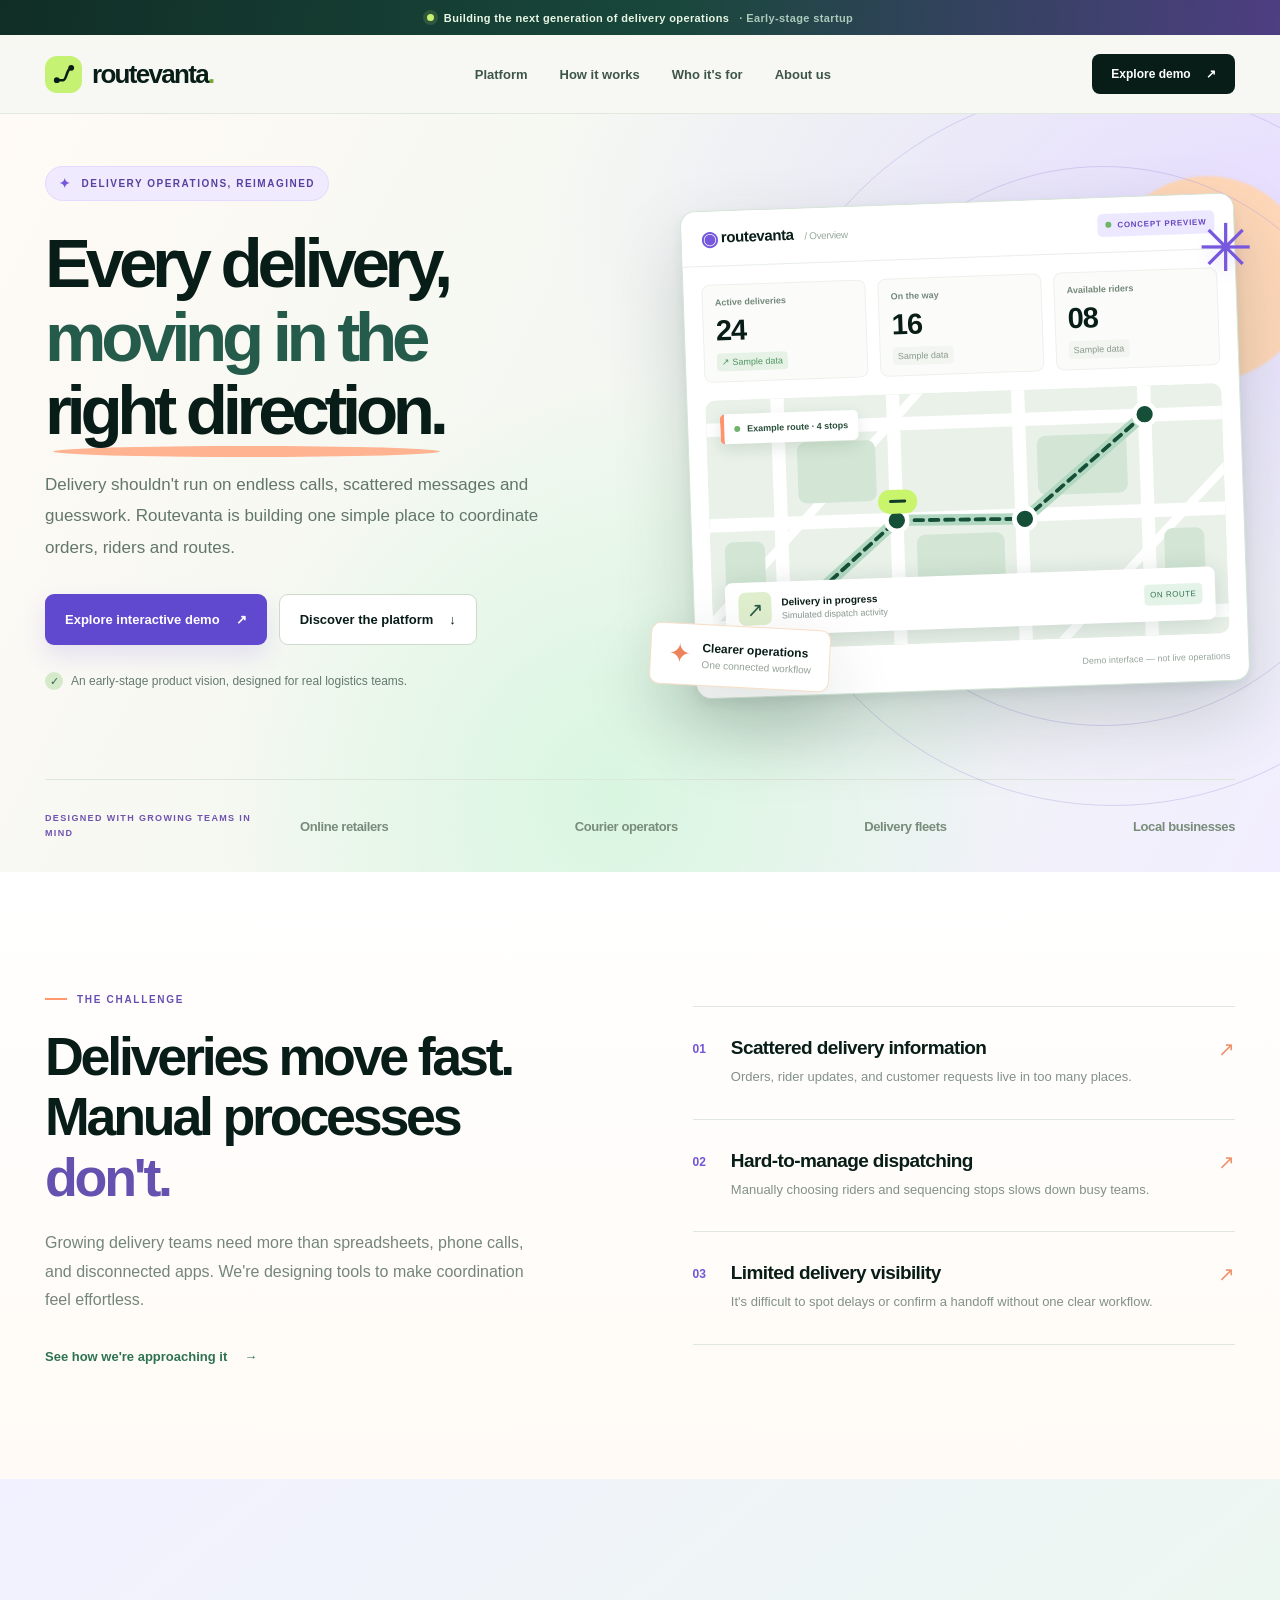
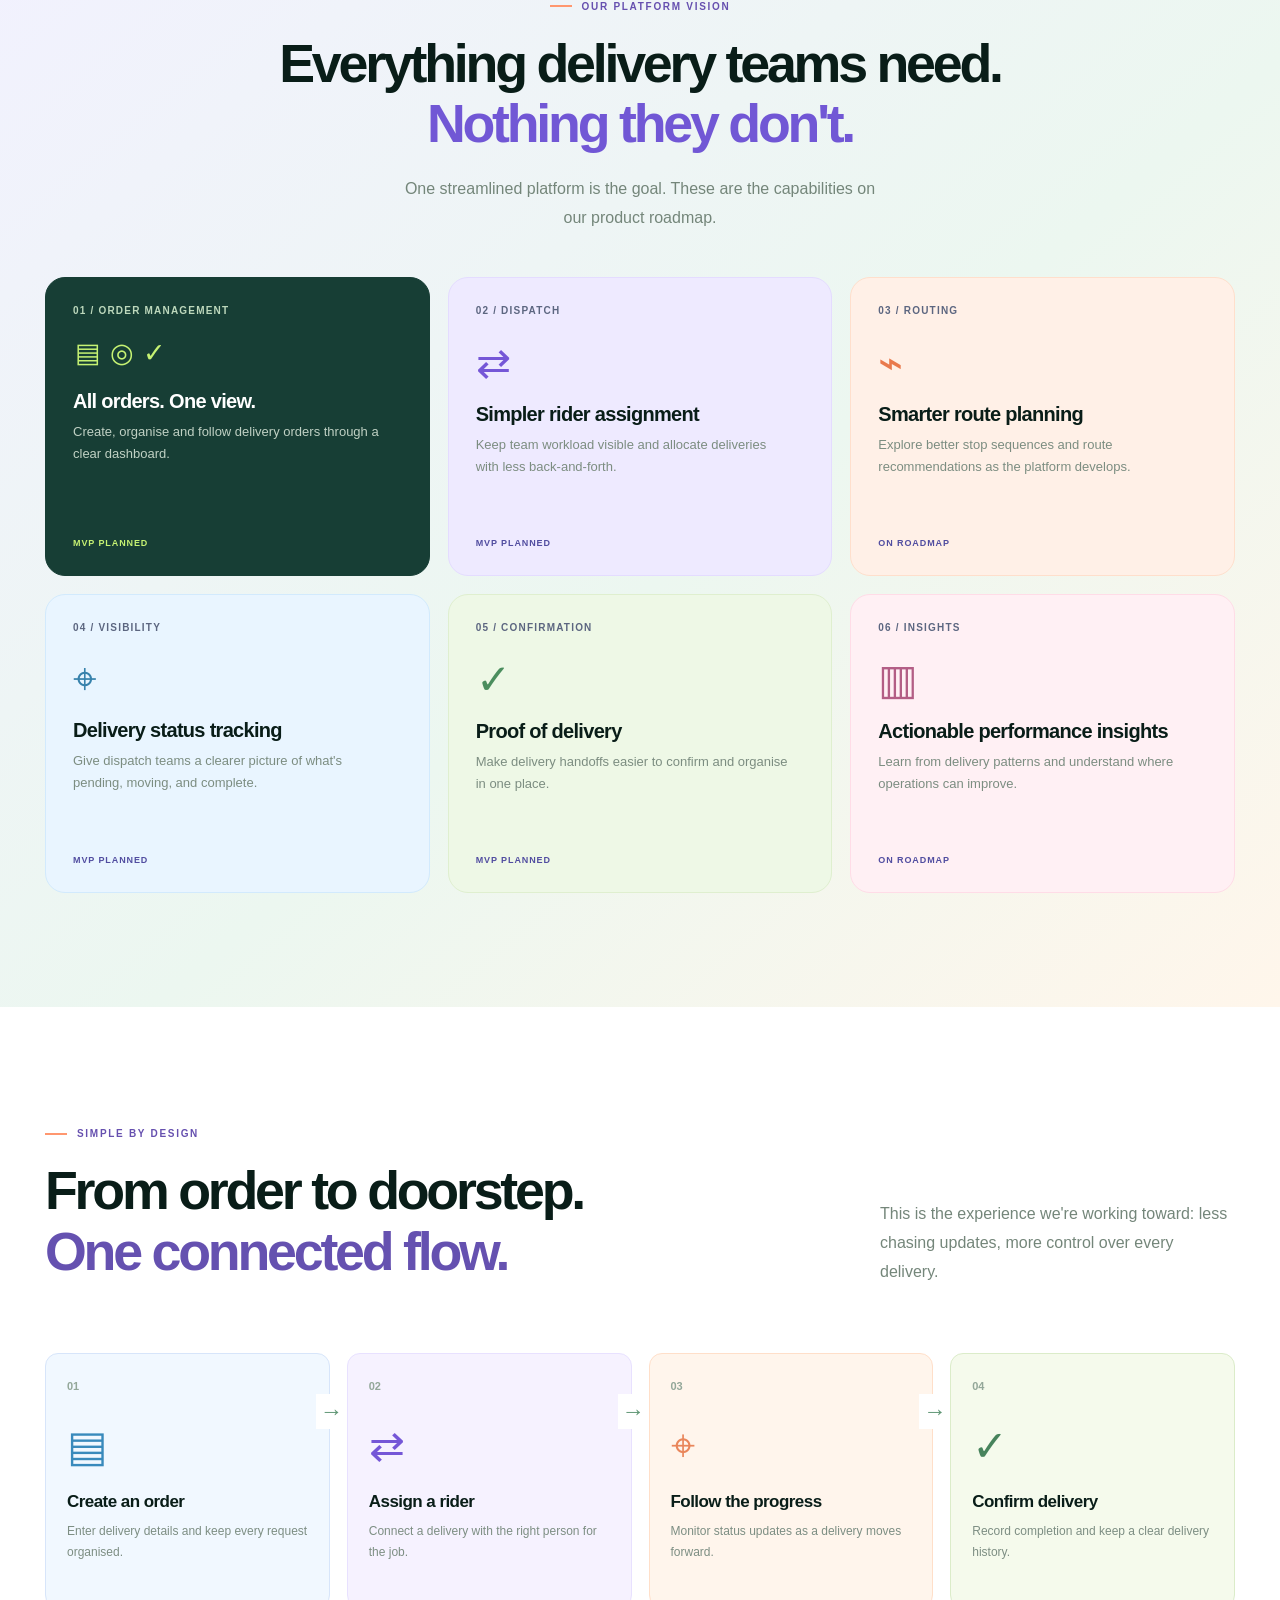
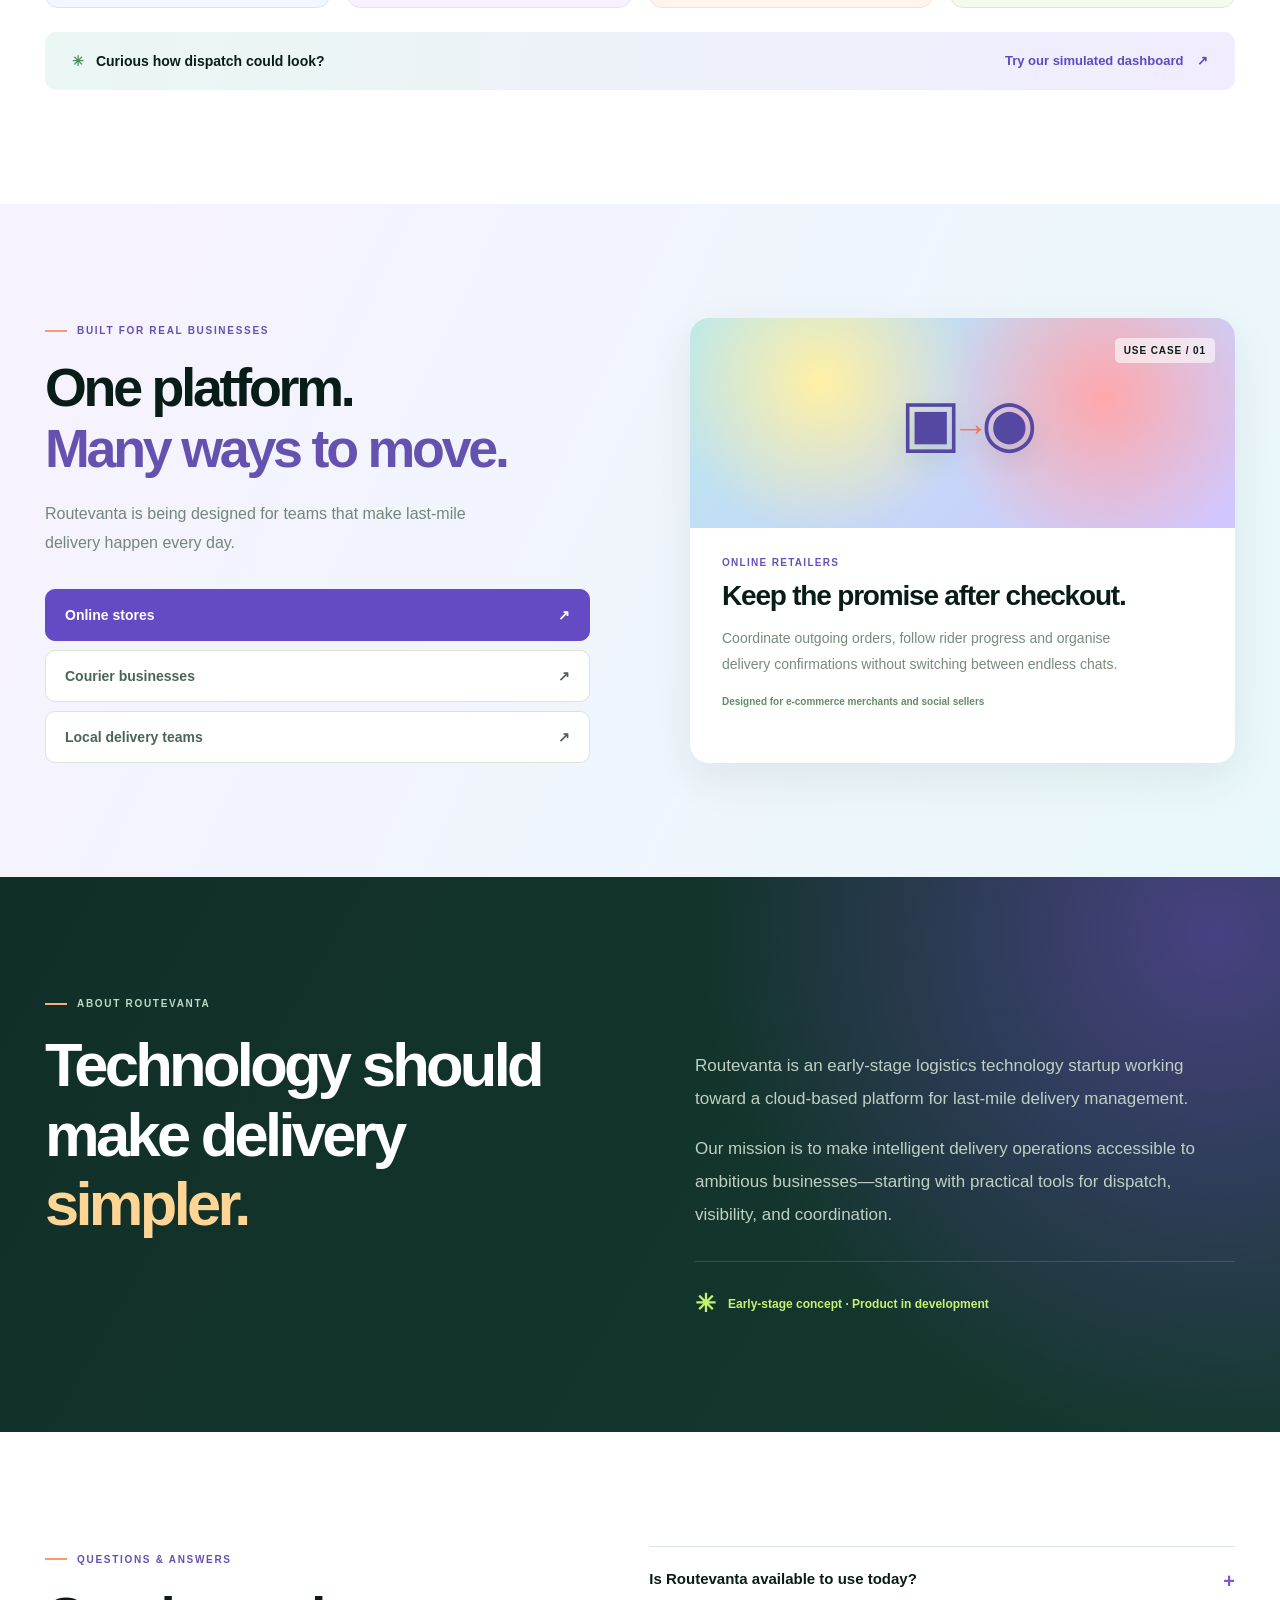
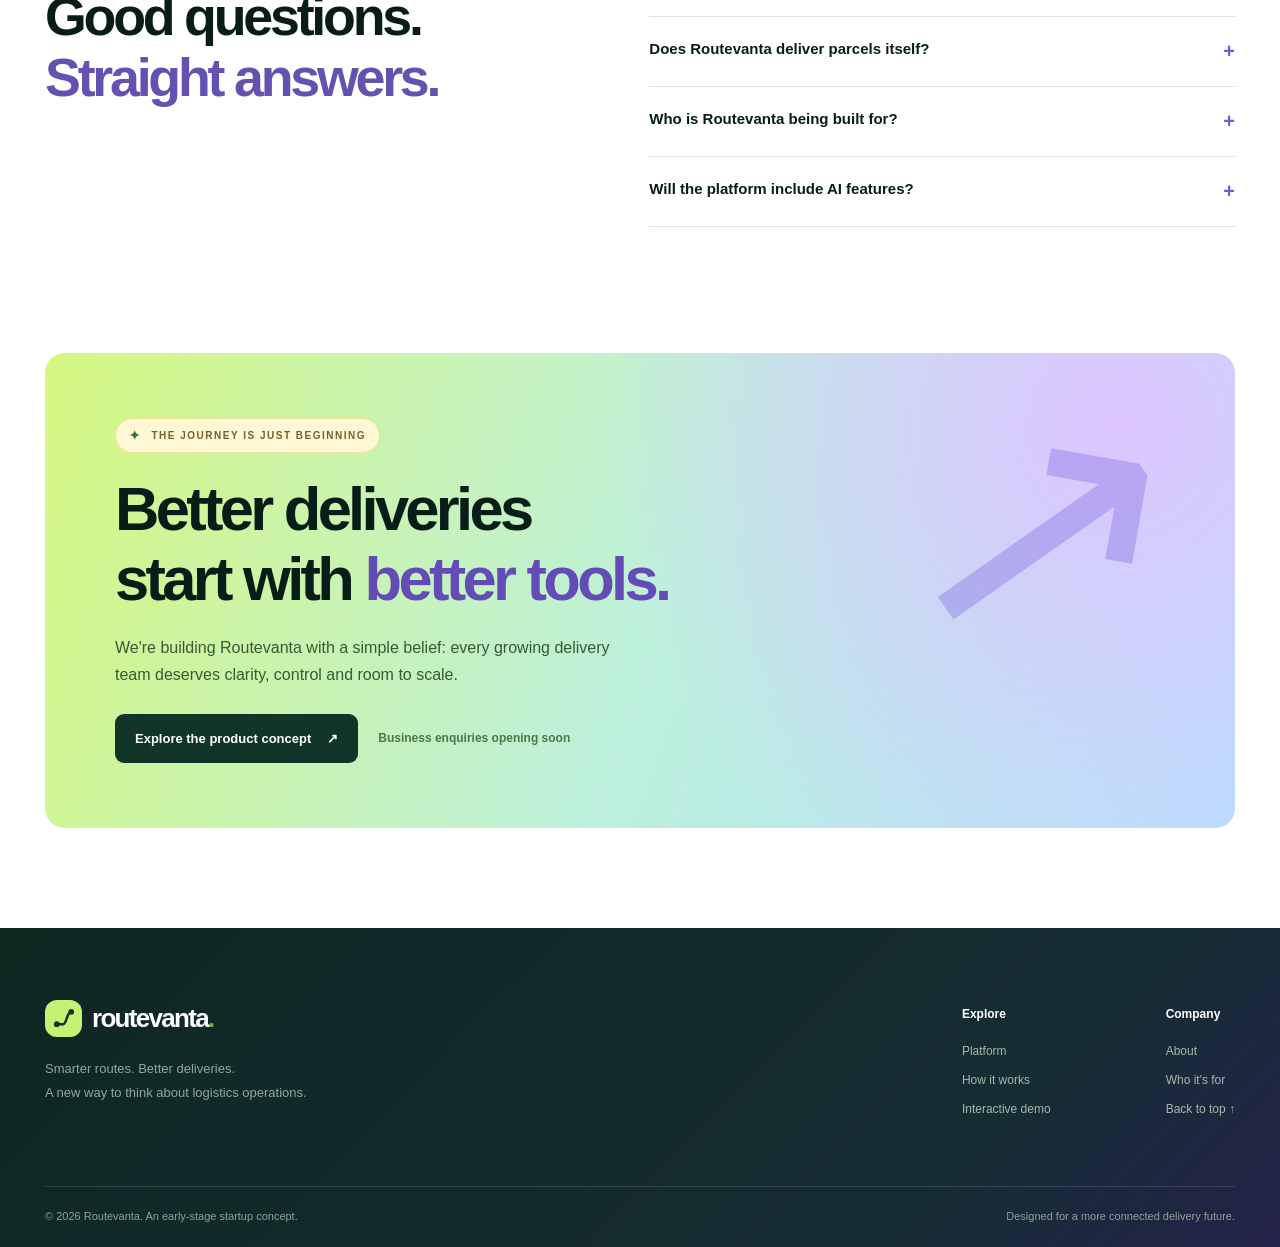
<file: index.html>
<!doctype html>
<html lang="en">
<head>
  <meta charset="UTF-8">
  <meta name="viewport" content="width=device-width, initial-scale=1">
  <meta name="theme-color" content="#091b18">
  <meta name="description" content="Routevanta is developing a smarter way for businesses and courier teams to plan, dispatch, track and manage last-mile deliveries.">
  <meta property="og:title" content="Routevanta — Smarter routes. Better deliveries.">
  <meta property="og:description" content="A modern delivery operations platform, built for growing businesses and logistics teams. Currently in development.">
  <title>Routevanta — Smarter routes. Better deliveries.</title>
  <link rel="icon" type="image/svg+xml" href="favicon.svg">
  <link rel="stylesheet" href="styles.css">
  <script src="script.js" defer></script>
</head>
<body>
  <a class="skip-link" href="#main">Skip to main content</a>
  <div class="announcement"><span class="pulse-dot"></span> Building the next generation of delivery operations <span class="announcement-tail">· Early-stage startup</span></div>
  <header class="site-header" id="top">
    <div class="container nav-shell">
      <a class="brand" href="index.html" aria-label="Routevanta home">
        <span class="brand-icon" aria-hidden="true"><svg viewBox="0 0 36 36" fill="none"><path d="M8 26.5h9c4.7 0 4.8-17 11-17" stroke="currentColor" stroke-width="3.5" stroke-linecap="round"/><circle cx="8" cy="26.5" r="4" fill="currentColor"/><circle cx="28" cy="9.5" r="4" fill="currentColor"/></svg></span>
        <span>routevanta<span class="brand-period">.</span></span>
      </a>
      <nav class="desktop-nav" aria-label="Main navigation">
        <a href="#platform">Platform</a><a href="#how-it-works">How it works</a><a href="#who-its-for">Who it's for</a><a href="#about">About us</a>
      </nav>
      <div class="nav-right"><a class="nav-button" href="demo.html">Explore demo <span aria-hidden="true">↗</span></a><button class="menu-button" aria-label="Open navigation" aria-expanded="false" aria-controls="mobile-nav" type="button"><span></span><span></span><span></span></button></div>
    </div>
    <nav class="mobile-nav" id="mobile-nav" aria-label="Mobile navigation" hidden><a href="#platform">Platform</a><a href="#how-it-works">How it works</a><a href="#who-its-for">Who it's for</a><a href="#about">About us</a><a href="demo.html">Explore the demo ↗</a></nav>
  </header>
  <main id="main">
    <section class="hero">
      <div class="container hero-grid">
        <div class="hero-copy">
          <div class="eyebrow"><span class="mini-icon">✦</span> DELIVERY OPERATIONS, REIMAGINED</div>
          <h1>Every delivery,<br><span>moving in the</span><br><span class="underlined">right direction.</span></h1>
          <p class="hero-lead">Delivery shouldn't run on endless calls, scattered messages and guesswork. Routevanta is building one simple place to coordinate orders, riders and routes.</p>
          <div class="hero-actions"><a class="button button-accent" href="demo.html">Explore interactive demo <span aria-hidden="true">↗</span></a><a class="button button-outline" href="#platform">Discover the platform <span aria-hidden="true">↓</span></a></div>
          <div class="hero-footnote"><span class="little-circle">✓</span> An early-stage product vision, designed for real logistics teams.</div>
        </div>
        <div class="hero-product" aria-label="Illustrative dispatch dashboard concept preview">
          <div class="product-shell">
            <div class="product-toolbar"><div class="product-logo"><span class="product-logo-icon">◉</span> routevanta <span class="tool-sub">/ Overview</span></div><span class="concept-label"><span class="status-indicator"></span> CONCEPT PREVIEW</span></div>
            <div class="product-stats">
              <div><span class="product-stat-label">Active deliveries</span><strong>24</strong><span class="stat-trend">↗ Sample data</span></div>
              <div><span class="product-stat-label">On the way</span><strong>16</strong><span class="stat-trend subtle">Sample data</span></div>
              <div><span class="product-stat-label">Available riders</span><strong>08</strong><span class="stat-trend subtle">Sample data</span></div>
            </div>
            <div class="map-illustration">
              <svg class="city-map" viewBox="0 0 540 324" preserveAspectRatio="xMidYMid slice" aria-hidden="true">
                <rect width="540" height="324" fill="#e9f1e9"/>
                <g stroke="#fff" stroke-width="14" fill="none" opacity=".96"><path d="M-30 62H590M-30 162H590M-30 269H590M75-20V350M196-20V350M327-20V350M459-20V350"/><path d="M-30 295L280-30M300 360L580 80" stroke-width="9"/></g>
                <g fill="#d3e6d5"><rect x="94" y="78" width="82" height="64" rx="9"/><rect x="216" y="179" width="92" height="70" rx="9"/><rect x="345" y="80" width="94" height="62" rx="9"/><rect x="475" y="181" width="42" height="63" rx="9"/><rect x="15" y="180" width="42" height="68" rx="9"/></g>
                <path d="M76 265L196 163L330 166L459 61" fill="none" stroke="#b2d8c1" stroke-width="12" stroke-linecap="round" stroke-linejoin="round"/>
                <path d="M76 265L196 163L330 166L459 61" fill="none" stroke="#154f37" stroke-width="4" stroke-dasharray="9 7" stroke-linecap="round" stroke-linejoin="round"/>
                <g fill="#154f37" stroke="white" stroke-width="5"><circle cx="76" cy="265" r="11"/><circle cx="196" cy="163" r="11"/><circle cx="330" cy="166" r="11"/><circle cx="459" cy="61" r="11"/></g>
                <g transform="translate(177 131)"><rect width="41" height="25" rx="12" fill="#c8f56b"/><path d="M13 12h15" stroke="#113c2a" stroke-width="3" stroke-linecap="round"/></g>
              </svg>
              <div class="map-chip"><span class="map-chip-dot"></span> Example route · 4 stops</div>
              <div class="delivery-card"><span class="delivery-avatar">↗</span><div><strong>Delivery in progress</strong><span>Simulated dispatch activity</span></div><span class="delivery-mini-tag">ON ROUTE</span></div>
            </div>
            <div class="product-bottom"><span><span class="squares">▦</span> Dispatch activity</span><span>Demo interface — not live operations</span></div>
          </div>
          <div class="float-badge"><span>✦</span><div><strong>Clearer operations</strong><small>One connected workflow</small></div></div>
          <div class="hero-orbit hero-orbit-one"></div><div class="hero-orbit hero-orbit-two"></div>
        </div>
      </div>
      <div class="container trust-strip"><div class="trust-intro">DESIGNED WITH GROWING TEAMS IN MIND</div><div class="trust-items"><span>Online retailers</span><span>Courier operators</span><span>Delivery fleets</span><span>Local businesses</span></div></div>
    </section>

    <section class="section problems" id="why-routevanta">
      <div class="container problem-grid">
        <div class="section-intro"><div class="section-kicker"><span></span> THE CHALLENGE</div><h2>Deliveries move fast.<br>Manual processes <em>don't.</em></h2><p>Growing delivery teams need more than spreadsheets, phone calls, and disconnected apps. We're designing tools to make coordination feel effortless.</p><a href="#how-it-works" class="text-link">See how we're approaching it <span>→</span></a></div>
        <div class="problem-list">
          <div class="problem-item"><span class="problem-num">01</span><div><h3>Scattered delivery information</h3><p>Orders, rider updates, and customer requests live in too many places.</p></div><span class="problem-symbol" aria-hidden="true">↗</span></div>
          <div class="problem-item"><span class="problem-num">02</span><div><h3>Hard-to-manage dispatching</h3><p>Manually choosing riders and sequencing stops slows down busy teams.</p></div><span class="problem-symbol" aria-hidden="true">↗</span></div>
          <div class="problem-item"><span class="problem-num">03</span><div><h3>Limited delivery visibility</h3><p>It's difficult to spot delays or confirm a handoff without one clear workflow.</p></div><span class="problem-symbol" aria-hidden="true">↗</span></div>
        </div>
      </div>
    </section>

    <section class="section platform" id="platform">
      <div class="container"><div class="section-head center"><div class="section-kicker"><span></span> OUR PLATFORM VISION</div><h2>Everything delivery teams need.<br><span>Nothing they don't.</span></h2><p>One streamlined platform is the goal. These are the capabilities on our product roadmap.</p></div>
      <div class="feature-grid">
        <article class="feature-card feature-highlight"><div class="feature-number">01 / ORDER MANAGEMENT</div><div class="feature-pictogram"><span>▤</span><span>◎</span><span>✓</span></div><h3>All orders. One view.</h3><p>Create, organise and follow delivery orders through a clear dashboard.</p><div class="feature-tag">MVP PLANNED</div></article>
        <article class="feature-card"><div class="feature-number">02 / DISPATCH</div><div class="feature-icon">⇄</div><h3>Simpler rider assignment</h3><p>Keep team workload visible and allocate deliveries with less back-and-forth.</p><div class="feature-tag">MVP PLANNED</div></article>
        <article class="feature-card"><div class="feature-number">03 / ROUTING</div><div class="feature-icon">⌁</div><h3>Smarter route planning</h3><p>Explore better stop sequences and route recommendations as the platform develops.</p><div class="feature-tag">ON ROADMAP</div></article>
        <article class="feature-card"><div class="feature-number">04 / VISIBILITY</div><div class="feature-icon">⌖</div><h3>Delivery status tracking</h3><p>Give dispatch teams a clearer picture of what's pending, moving, and complete.</p><div class="feature-tag">MVP PLANNED</div></article>
        <article class="feature-card"><div class="feature-number">05 / CONFIRMATION</div><div class="feature-icon">✓</div><h3>Proof of delivery</h3><p>Make delivery handoffs easier to confirm and organise in one place.</p><div class="feature-tag">MVP PLANNED</div></article>
        <article class="feature-card"><div class="feature-number">06 / INSIGHTS</div><div class="feature-icon">▥</div><h3>Actionable performance insights</h3><p>Learn from delivery patterns and understand where operations can improve.</p><div class="feature-tag">ON ROADMAP</div></article>
      </div></div>
    </section>

    <section class="section process" id="how-it-works"><div class="container"><div class="process-top"><div><div class="section-kicker"><span></span> SIMPLE BY DESIGN</div><h2>From order to doorstep.<br><em>One connected flow.</em></h2></div><p>This is the experience we're working toward: less chasing updates, more control over every delivery.</p></div>
      <div class="steps"><div class="step"><span class="step-number">01</span><span class="step-graphic">▤</span><h3>Create an order</h3><p>Enter delivery details and keep every request organised.</p></div><div class="step"><span class="step-number">02</span><span class="step-graphic">⇄</span><h3>Assign a rider</h3><p>Connect a delivery with the right person for the job.</p></div><div class="step"><span class="step-number">03</span><span class="step-graphic">⌖</span><h3>Follow the progress</h3><p>Monitor status updates as a delivery moves forward.</p></div><div class="step"><span class="step-number">04</span><span class="step-graphic">✓</span><h3>Confirm delivery</h3><p>Record completion and keep a clear delivery history.</p></div></div>
      <div class="process-cta"><span><span class="sparkle">✳</span> Curious how dispatch could look?</span><a href="demo.html">Try our simulated dashboard <span aria-hidden="true">↗</span></a></div>
    </div></section>

    <section class="section audiences" id="who-its-for"><div class="container audience-grid"><div><div class="section-kicker"><span></span> BUILT FOR REAL BUSINESSES</div><h2>One platform.<br><em>Many ways to move.</em></h2><p>Routevanta is being designed for teams that make last-mile delivery happen every day.</p><div class="audience-tabs" role="tablist" aria-label="Customer types"><button class="audience-tab active" type="button" data-audience="retail" role="tab" aria-selected="true">Online stores <span>↗</span></button><button class="audience-tab" type="button" data-audience="courier" role="tab" aria-selected="false">Courier businesses <span>↗</span></button><button class="audience-tab" type="button" data-audience="local" role="tab" aria-selected="false">Local delivery teams <span>↗</span></button></div></div><div class="audience-panel" id="audience-detail" role="tabpanel" aria-live="polite"><div class="audience-panel-top"><span class="panel-illustration">▣ <span>→</span> ◉</span><span class="panel-caption">USE CASE / 01</span></div><div class="audience-panel-copy"><div class="audience-category">ONLINE RETAILERS</div><h3>Keep the promise after checkout.</h3><p>Coordinate outgoing orders, follow rider progress and organise delivery confirmations without switching between endless chats.</p><div class="audience-small">Designed for e-commerce merchants and social sellers</div></div></div></div></section>

    <section class="section manifesto" id="about"><div class="container manifesto-grid"><div><div class="section-kicker light"><span></span> ABOUT ROUTEVANTA</div><h2>Technology should make delivery <em>simpler.</em></h2></div><div class="manifesto-copy"><p>Routevanta is an early-stage logistics technology startup working toward a cloud-based platform for last-mile delivery management.</p><p>Our mission is to make intelligent delivery operations accessible to ambitious businesses—starting with practical tools for dispatch, visibility, and coordination.</p><div class="manifesto-note"><span>✳</span> Early-stage concept · Product in development</div></div></div></section>

    <section class="section faqs"><div class="container faq-grid"><div><div class="section-kicker"><span></span> QUESTIONS & ANSWERS</div><h2>Good questions.<br><em>Straight answers.</em></h2></div><div class="faq-items"><details><summary>Is Routevanta available to use today? <span>+</span></summary><p>Not yet. Routevanta is at the early product development stage. The linked dashboard is an interactive simulation, not a live fleet management service.</p></details><details><summary>Does Routevanta deliver parcels itself? <span>+</span></summary><p>Our proposed business is logistics software, not a courier fleet. We aim to help merchants and courier businesses manage their own delivery operations.</p></details><details><summary>Who is Routevanta being built for? <span>+</span></summary><p>We're designing for online stores, courier teams, and growing businesses that coordinate multiple daily deliveries.</p></details><details><summary>Will the platform include AI features? <span>+</span></summary><p>Data-informed routing and performance insights are on the roadmap. We plan to validate these capabilities with users before describing them as live features.</p></details></div></div></section>

    <section class="closing"><div class="container"><div class="closing-card"><div class="closing-decor" aria-hidden="true">↗</div><div class="eyebrow"><span class="mini-icon">✦</span> THE JOURNEY IS JUST BEGINNING</div><h2>Better deliveries<br>start with <em>better tools.</em></h2><p>We're building Routevanta with a simple belief: every growing delivery team deserves clarity, control and room to scale.</p><div class="closing-actions"><a class="button button-dark" href="demo.html">Explore the product concept <span>↗</span></a><span>Business enquiries opening soon</span></div></div></div></section>
  </main>
  <footer class="footer"><div class="container"><div class="footer-top"><div><a class="brand footer-brand" href="#top"><span class="brand-icon" aria-hidden="true"><svg viewBox="0 0 36 36" fill="none"><path d="M8 26.5h9c4.7 0 4.8-17 11-17" stroke="currentColor" stroke-width="3.5" stroke-linecap="round"/><circle cx="8" cy="26.5" r="4" fill="currentColor"/><circle cx="28" cy="9.5" r="4" fill="currentColor"/></svg></span><span>routevanta<span class="brand-period">.</span></span></a><p>Smarter routes. Better deliveries.<br>A new way to think about logistics operations.</p></div><div class="footer-links"><div><strong>Explore</strong><a href="#platform">Platform</a><a href="#how-it-works">How it works</a><a href="demo.html">Interactive demo</a></div><div><strong>Company</strong><a href="#about">About</a><a href="#who-its-for">Who it's for</a><a href="#top">Back to top ↑</a></div></div></div><div class="footer-bottom"><span>© <span id="year">2026</span> Routevanta. An early-stage startup concept.</span><span>Designed for a more connected delivery future.</span></div></div></footer>
</body>
</html>
</file>
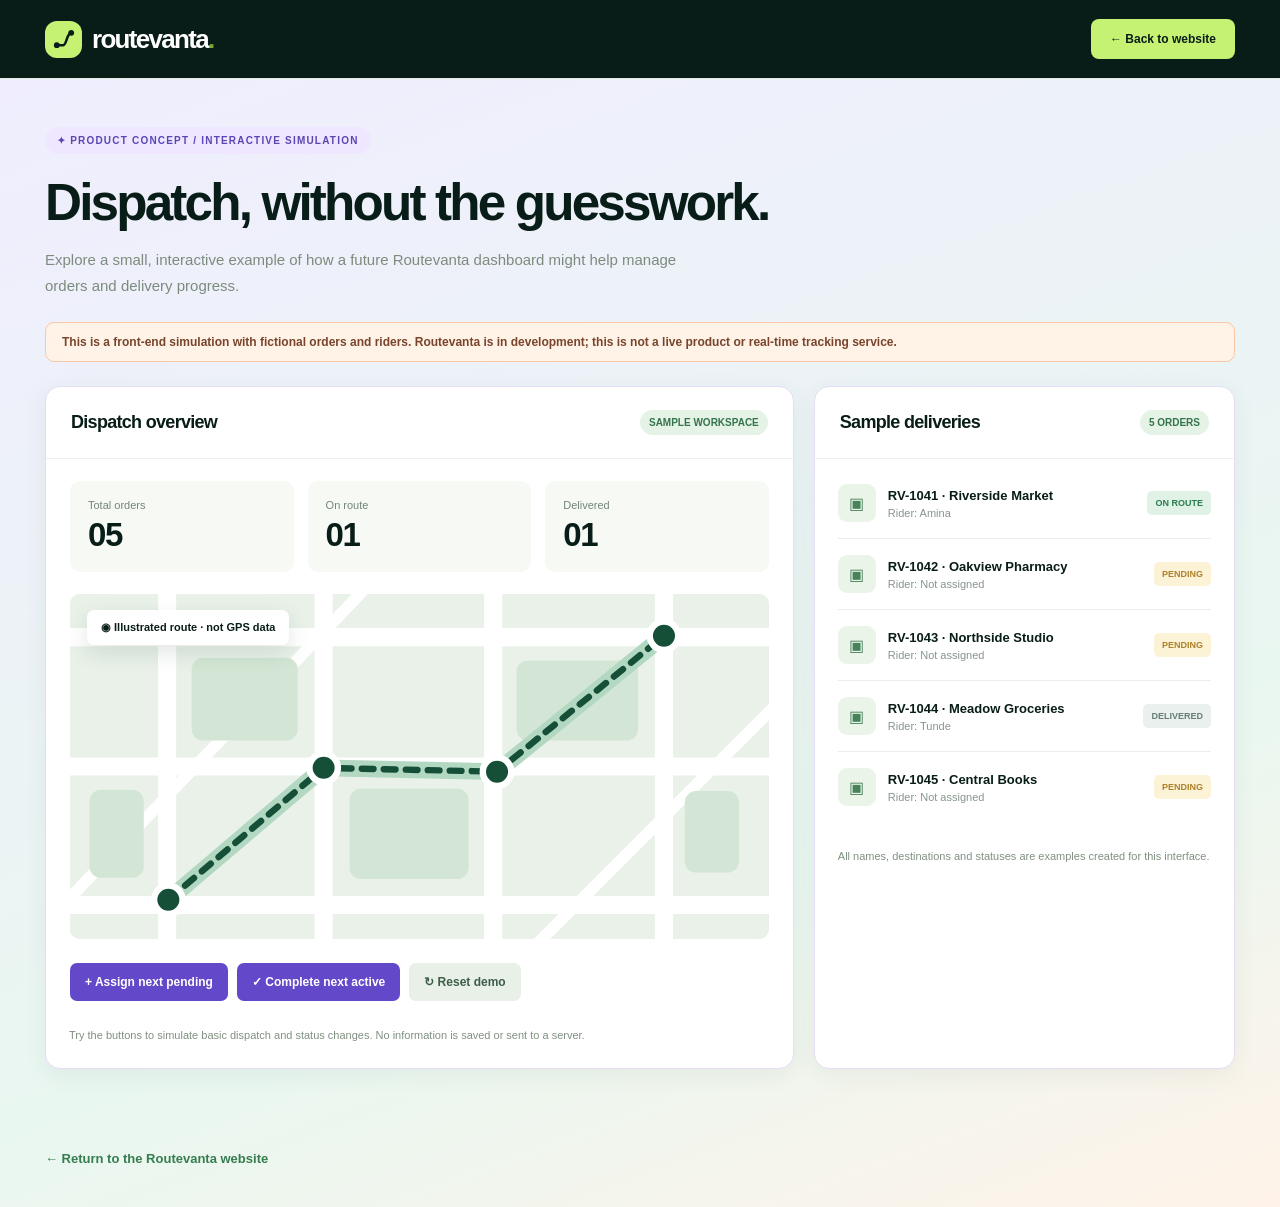
<file: demo.html>
<!doctype html>
<html lang="en">
<head><meta charset="UTF-8"><meta name="viewport" content="width=device-width,initial-scale=1"><meta name="theme-color" content="#091d18"><meta name="description" content="Explore an interactive Routevanta dispatch dashboard concept with fictional delivery data."><title>Interactive concept demo — Routevanta</title><link rel="icon" href="favicon.svg" type="image/svg+xml"><link rel="stylesheet" href="styles.css"><script src="script.js" defer></script></head>
<body class="demo-body"><a class="skip-link" href="#main">Skip to main content</a>
<header class="site-header demo-header"><div class="container nav-shell"><a class="brand" href="index.html"><span class="brand-icon" aria-hidden="true"><svg viewBox="0 0 36 36" fill="none"><path d="M8 26.5h9c4.7 0 4.8-17 11-17" stroke="currentColor" stroke-width="3.5" stroke-linecap="round"/><circle cx="8" cy="26.5" r="4" fill="currentColor"/><circle cx="28" cy="9.5" r="4" fill="currentColor"/></svg></span><span>routevanta<span class="brand-period">.</span></span></a><a class="nav-button" href="index.html">← Back to website</a></div></header>
<main class="container" id="main" data-demo><div class="demo-intro"><div class="demo-overline">✦ PRODUCT CONCEPT / INTERACTIVE SIMULATION</div><h1>Dispatch, without the guesswork.</h1><p>Explore a small, interactive example of how a future Routevanta dashboard might help manage orders and delivery progress.</p><div class="demo-banner">This is a front-end simulation with fictional orders and riders. Routevanta is in development; this is not a live product or real-time tracking service.</div></div>
<div class="demo-layout"><section class="demo-panel" aria-labelledby="overview-title"><div class="demo-panel-head"><h2 id="overview-title">Dispatch overview</h2><span class="demo-pill">SAMPLE WORKSPACE</span></div><div class="demo-metrics"><div class="metric"><span>Total orders</span><strong id="count-all">05</strong></div><div class="metric"><span>On route</span><strong id="count-active">01</strong></div><div class="metric"><span>Delivered</span><strong id="count-done">01</strong></div></div><div class="demo-map"><svg class="city-map" viewBox="0 0 540 324" preserveAspectRatio="xMidYMid slice" aria-hidden="true"><rect width="540" height="324" fill="#e9f1e9"/><g stroke="#fff" stroke-width="14" fill="none"><path d="M-30 62H590M-30 162H590M-30 269H590M75-20V350M196-20V350M327-20V350M459-20V350"/><path d="M-30 295L280-30M300 360L580 80" stroke-width="9"/></g><g fill="#d3e6d5"><rect x="94" y="78" width="82" height="64" rx="9"/><rect x="216" y="179" width="92" height="70" rx="9"/><rect x="345" y="80" width="94" height="62" rx="9"/><rect x="475" y="181" width="42" height="63" rx="9"/><rect x="15" y="180" width="42" height="68" rx="9"/></g><path d="M76 265L196 163L330 166L459 61" fill="none" stroke="#b2d8c1" stroke-width="13" stroke-linecap="round" stroke-linejoin="round"/><path d="M76 265L196 163L330 166L459 61" fill="none" stroke="#154f37" stroke-width="5" stroke-dasharray="9 8" stroke-linecap="round" stroke-linejoin="round"/><g fill="#154f37" stroke="white" stroke-width="5"><circle cx="76" cy="265" r="11"/><circle cx="196" cy="163" r="11"/><circle cx="330" cy="166" r="11"/><circle cx="459" cy="61" r="11"/></g></svg><div class="demo-map-key">◉ Illustrated route · not GPS data</div></div><div class="demo-actions"><button class="demo-action" type="button" id="assign">+ Assign next pending</button><button class="demo-action" type="button" id="complete">✓ Complete next active</button><button class="demo-action secondary" type="button" id="reset">↻ Reset demo</button></div><p class="demo-note" id="demo-announcement" aria-live="polite">Try the buttons to simulate basic dispatch and status changes. No information is saved or sent to a server.</p></section>
<section class="demo-panel" aria-labelledby="orders-title"><div class="demo-panel-head"><h2 id="orders-title">Sample deliveries</h2><span class="demo-pill">5 ORDERS</span></div><div id="orders" class="demo-order-list"></div><p class="demo-note">All names, destinations and statuses are examples created for this interface.</p></section></div><div class="demo-back"><a href="index.html">← Return to the Routevanta website</a></div></main>
</body></html>
</file>
<file: styles.css>
:root{--ink:#091d18;--ink-soft:#25443b;--forest:#0d2b22;--green:#194c36;--lime:#c6f273;--pale:#ecf2e9;--cream:#f7f8f3;--white:#fff;--muted:#6f8078;--border:#dfe7df;--shadow:0 28px 68px rgba(13,36,27,.15);scroll-behavior:smooth}
*{box-sizing:border-box}html{scroll-padding-top:100px}body{margin:0;color:var(--ink);background:var(--cream);font-family:Inter,"Segoe UI",Arial,sans-serif;-webkit-font-smoothing:antialiased}a{color:inherit;text-decoration:none}button{font:inherit;cursor:pointer}button:focus-visible,a:focus-visible,summary:focus-visible{outline:3px solid #88b74e;outline-offset:4px}::selection{background:var(--lime);color:var(--ink)}.container{width:min(1190px,calc(100% - 56px));margin:auto}.skip-link{position:absolute;top:-100px;z-index:99;background:#fff;padding:16px}.skip-link:focus{top:0}.announcement{height:35px;background:#103729;color:#e8f6e5;display:flex;justify-content:center;gap:10px;align-items:center;font-size:11px;font-weight:600;letter-spacing:.035em}.pulse-dot{height:7px;width:7px;border-radius:100%;background:var(--lime);box-shadow:0 0 0 4px #c6f27322}.announcement-tail{color:#adcabb}.site-header{height:79px;position:sticky;top:0;z-index:15;background:#f7f8f3ef;backdrop-filter:blur(16px);border-bottom:1px solid #e1e8dd}.nav-shell{height:100%;display:flex;align-items:center;justify-content:space-between}.brand{display:inline-flex;align-items:center;gap:10px;font-size:26px;letter-spacing:-1.7px;font-weight:850}.brand-icon{width:37px;height:37px;display:inline-grid;place-items:center;border-radius:12px;color:var(--ink);background:var(--lime)}.brand-icon svg{width:26px;height:26px}.brand-period{color:#74aa35}.desktop-nav{display:flex;align-items:center;gap:32px;font-size:13px;font-weight:650;color:#3e554a}.desktop-nav a:hover{color:#1f8b50}.nav-right{display:flex;gap:10px;align-items:center}.nav-button{background:var(--ink);color:#fff;padding:13px 19px;border-radius:8px;font-size:12px;font-weight:750}.nav-button span{padding-left:12px}.nav-button:hover,.button-dark:hover{background:#275541}.menu-button{display:none;background:none;border:0;padding:10px}.menu-button span{display:block;height:2px;width:23px;background:var(--ink);margin:4px 0}.mobile-nav{display:none}.hero{background:radial-gradient(circle at 92% 25%,#d8edc944,transparent 36%),linear-gradient(180deg,#fafbf6 0%,#f1f5ee 100%);overflow:hidden}.hero-grid{min-height:665px;display:grid;grid-template-columns:1.01fr .99fr;gap:28px;align-items:center;padding-top:48px;padding-bottom:65px}.hero-copy{position:relative;z-index:1;padding-bottom:20px}.eyebrow{display:inline-flex;align-items:center;gap:10px;padding:9px 13px;background:#e4eddc;border:1px solid #d7e7cb;border-radius:100px;font-size:10px;letter-spacing:.15em;font-weight:800;color:#31583f}.mini-icon{font-size:13px;color:#386f45}.hero h1{font-size:clamp(53px,5.4vw,78px);line-height:1.065;letter-spacing:-.077em;margin:26px 0 21px;font-weight:850}.hero h1>span{color:#276140}.hero h1 .underlined{position:relative;color:var(--ink);white-space:nowrap}.hero h1 .underlined:after{content:"";position:absolute;left:2%;bottom:-5px;width:97%;height:8px;background:var(--lime);z-index:-1;border-radius:80%}.hero-lead{font-size:17px;line-height:1.85;color:#62766a;max-width:506px;margin:0}.hero-actions{display:flex;flex-wrap:wrap;gap:12px;margin-top:31px}.button{display:inline-flex;align-items:center;justify-content:center;gap:16px;padding:17px 20px;border-radius:9px;font-weight:800;font-size:13px;transition:transform .18s,background .18s}.button:hover{transform:translateY(-2px)}.button-accent{background:#142f24;color:#fff}.button-accent:hover{background:#28583e}.button-outline{border:1px solid #ccdbcb;background:#fff;color:var(--ink)}.button-outline:hover{background:#e9f5e5}.hero-footnote{display:flex;align-items:center;gap:8px;font-size:12px;color:#657970;margin-top:27px}.little-circle{background:#d5eacb;color:#34644a;width:18px;height:18px;display:grid;place-items:center;border-radius:50%;font-size:11px}.hero-product{height:488px;position:relative;display:flex;align-items:center;justify-content:center;transform:translate(18px,8px)}.product-shell{background:#fff;position:relative;z-index:2;width:100%;max-width:554px;border-radius:15px;border:1px solid #d4e5d6;box-shadow:0 34px 75px rgba(20,56,39,.19),0 6px 12px rgba(20,56,39,.07);overflow:hidden;transform:rotate(-2deg)}.product-toolbar{height:55px;display:flex;align-items:center;justify-content:space-between;border-bottom:1px solid #e8eee9;padding:0 19px;background:#fff}.product-logo{font-weight:900;font-size:15px;letter-spacing:-.4px}.product-logo-icon{color:#33794b;font-size:20px;vertical-align:middle}.tool-sub{font-size:10px;color:#9aaa9f;font-weight:500;margin-left:7px}.concept-label{display:inline-flex;align-items:center;gap:6px;font-size:8px;font-weight:900;letter-spacing:.09em;color:#4e7662;background:#edf6eb;padding:7px 8px;border-radius:5px}.status-indicator,.map-chip-dot{height:6px;width:6px;border-radius:100%;background:#70b46c}.product-stats{padding:18px;display:grid;grid-template-columns:repeat(3,1fr);gap:12px}.product-stats>div{border:1px solid #edf0eb;background:#fbfcfa;border-radius:8px;padding:12px}.product-stat-label{display:block;color:#748779;font-size:9px;font-weight:650}.product-stats strong{display:block;font-size:29px;letter-spacing:-1px;margin:7px 0 4px}.stat-trend{font-size:9px;color:#4e9360;background:#e7f2e7;padding:4px 5px;border-radius:4px;white-space:nowrap}.stat-trend.subtle{color:#8a9a8d;background:#f2f5f0}.map-illustration{height:250px;position:relative;margin:0 18px;border-radius:10px;overflow:hidden;background:#e6f0e5}.city-map{width:100%;height:100%;display:block}.map-chip{position:absolute;top:14px;left:14px;display:flex;align-items:center;gap:7px;border-radius:5px;background:#fff;padding:10px;font-size:9px;font-weight:700;color:#294e3a;box-shadow:0 5px 15px #203f2220}.delivery-card{position:absolute;bottom:14px;right:13px;left:13px;background:#fff;padding:10px 13px;display:flex;align-items:center;gap:10px;border-radius:7px;box-shadow:0 4px 24px #123c2d27}.delivery-avatar{width:33px;height:33px;background:#e0efce;color:#285944;display:grid;place-items:center;font-size:20px;border-radius:7px}.delivery-card div{flex:1}.delivery-card strong{font-size:10px;display:block}.delivery-card div span{font-size:9px;color:#88988e;display:block;margin-top:3px}.delivery-mini-tag{font-size:8px;letter-spacing:.06em;color:#367454;background:#e4f3e7;border-radius:4px;padding:6px}.product-bottom{display:flex;justify-content:space-between;padding:18px;gap:8px;font-size:10px;font-weight:750}.product-bottom>span:last-child{font-size:9px;color:#97a69c;font-weight:500}.squares{color:#437953;margin-right:6px}.float-badge{z-index:3;position:absolute;bottom:2px;left:-28px;padding:14px 17px;display:flex;align-items:center;gap:11px;background:#fff;box-shadow:var(--shadow);border-radius:10px;transform:rotate(3deg)}.float-badge>span{font-size:27px;color:#5d985b}.float-badge strong{display:block;font-size:12px}.float-badge small{display:block;color:#93a196;margin-top:4px;font-size:10px}.hero-orbit{position:absolute;border:1px solid #b1d9a6;border-radius:50%;opacity:.4}.hero-orbit-one{width:560px;height:560px;right:-130px;z-index:0}.hero-orbit-two{width:720px;height:720px;right:-220px;z-index:0}.trust-strip{border-top:1px solid #dce6d9;display:flex;gap:45px;align-items:center;min-height:93px}.trust-intro{font-weight:800;font-size:9px;letter-spacing:.15em;max-width:210px;color:#718776;line-height:1.7}.trust-items{display:flex;flex:1;justify-content:space-between;gap:10px}.trust-items span{font-size:13px;color:#788c7a;font-weight:800;letter-spacing:-.4px}.section{padding:114px 0}.section-kicker{display:inline-flex;gap:10px;align-items:center;color:#3f8460;font-size:10px;letter-spacing:.17em;font-weight:900}.section-kicker span{width:22px;height:2px;background:#66a77d}.section h2,.closing h2{font-size:clamp(37px,4.2vw,58px);line-height:1.13;letter-spacing:-.06em;font-weight:850;margin:21px 0}.section h2 em,.closing h2 em{font-style:normal;color:#36845b}.section-intro p,.section-head p,.process-top>p,.audience-grid>div>p{font-size:16px;line-height:1.8;color:#74867a;max-width:480px}.problems{background:#fff}.problem-grid{display:grid;grid-template-columns:1fr 1fr;gap:105px;align-items:center}.text-link{font-weight:800;font-size:13px;color:#2d7350;display:inline-flex;gap:17px;margin-top:18px}.problem-list{border-top:1px solid var(--border)}.problem-item{display:flex;gap:25px;padding:30px 0;border-bottom:1px solid var(--border)}.problem-num{color:#78a984;font-size:12px;font-weight:850;padding-top:5px}.problem-item>div{flex:1}.problem-item h3{font-size:19px;letter-spacing:-.6px;margin:0 0 7px}.problem-item p{font-size:13px;line-height:1.75;color:#819187;margin:0}.problem-symbol{color:#a0bcac;font-size:20px}.platform{background:#f1f5ed}.section-head.center{text-align:center}.section-head.center p{margin:0 auto 44px}.section-head h2 span{color:#3b8257}.feature-grid{display:grid;grid-template-columns:repeat(3,1fr);gap:16px}.feature-card{min-height:299px;padding:27px;background:#fff;border:1px solid #e3eadd;border-radius:15px;position:relative;transition:transform .2s,box-shadow .2s;display:flex;flex-direction:column}.feature-card:hover{transform:translateY(-5px);box-shadow:0 15px 35px #264d3516}.feature-highlight{background:#143c2b;color:#fff;border-color:#143c2b}.feature-number{font-size:10px;letter-spacing:.12em;font-weight:850;color:#7d9485}.feature-highlight .feature-number{color:#bdd8bc}.feature-icon{font-size:42px;font-weight:300;color:#447b56;margin:22px 0 16px}.feature-pictogram{display:flex;align-items:center;gap:5px;font-size:27px;color:var(--lime);margin:21px 0 21px}.feature-pictogram span{padding:0 2px}.feature-card h3{font-size:20px;letter-spacing:-.7px;margin:0 0 8px}.feature-card p{font-size:13px;line-height:1.75;color:#7c8d81;margin:0 0 20px;max-width:315px}.feature-highlight p{color:#c0d1c4}.feature-tag{margin-top:auto;font-size:9px;letter-spacing:.1em;font-weight:900;color:#547e60}.feature-highlight .feature-tag{color:var(--lime)}.process{background:#fff}.process-top{display:flex;align-items:flex-end;justify-content:space-between;gap:50px}.process-top>p{max-width:355px}.steps{display:grid;grid-template-columns:repeat(4,1fr);gap:17px;margin-top:50px}.step{min-height:255px;border:1px solid var(--border);border-radius:13px;padding:22px 21px;position:relative}.step:not(:last-child):after{content:'→';position:absolute;top:40px;right:-18px;z-index:1;color:#5f9674;font-size:23px;background:#fff;padding:4px}.step-number{font-size:11px;color:#93a799;font-weight:850}.step-graphic{display:block;font-size:43px;color:#44815a;margin:27px 0 21px}.step h3{font-size:17px;letter-spacing:-.55px;margin:0 0 9px}.step p{font-size:12px;color:#7d8e83;line-height:1.75;margin:0}.process-cta{margin-top:24px;background:#f0f6ec;border-radius:11px;padding:21px 27px;display:flex;align-items:center;justify-content:space-between;gap:18px}.process-cta>span{font-size:14px;font-weight:800}.sparkle{color:#4b8e60;margin-right:8px}.process-cta a{color:#326d4b;font-size:13px;font-weight:800}.process-cta a span{margin-left:10px}.audiences{background:#f0f4ed}.audience-grid{display:grid;grid-template-columns:1fr 1fr;gap:100px;align-items:center}.audience-tabs{display:grid;gap:9px;margin-top:31px}.audience-tab{border:1px solid #dae5d6;border-radius:10px;padding:17px 19px;background:#fff;color:#4a6555;text-align:left;font-size:14px;font-weight:800;display:flex;justify-content:space-between;transition:background .15s}.audience-tab.active{background:#193b2d;color:#fff;border-color:#193b2d}.audience-panel{border-radius:19px;min-height:445px;overflow:hidden;background:#fff;box-shadow:0 15px 44px #18392a15}.audience-panel-top{height:210px;position:relative;background:radial-gradient(circle at 74% 30%,#cfe5ba,transparent 45%),linear-gradient(135deg,#d9e9d8,#a8d1ad);display:grid;place-items:center}.panel-illustration{color:#1f623f;font-size:65px;letter-spacing:-13px;text-shadow:0 10px 25px #2857331e}.panel-illustration span{color:#fff;font-size:36px;vertical-align:middle}.panel-caption{position:absolute;top:20px;right:20px;padding:7px 9px;background:#fff9;border-radius:5px;font-size:10px;font-weight:800;letter-spacing:.09em}.audience-panel-copy{padding:29px 32px}.audience-category{font-size:10px;color:#509468;letter-spacing:.13em;font-weight:900}.audience-panel h3{font-size:28px;letter-spacing:-1.2px;margin:12px 0}.audience-panel p{font-size:14px;line-height:1.85;color:#788b7d;max-width:420px}.audience-small{font-size:10px;color:#648c69;margin-top:18px;font-weight:750}.manifesto{background:#102e24;color:#fff}.manifesto-grid{display:grid;grid-template-columns:1fr 1fr;gap:110px}.section-kicker.light{color:#bed9c7}.section-kicker.light span{background:var(--lime)}.manifesto h2{font-size:clamp(44px,4.8vw,67px);max-width:520px}.manifesto h2 em{color:var(--lime)}.manifesto-copy{padding-top:41px}.manifesto-copy p{color:#bed0c3;font-size:17px;line-height:1.95}.manifesto-note{display:flex;gap:12px;align-items:center;border-top:1px solid #ffffff23;padding-top:27px;margin-top:30px;color:var(--lime);font-size:12px;font-weight:800}.manifesto-note span{font-size:25px}.faqs{background:#fff}.faq-grid{display:grid;grid-template-columns:1fr 1.15fr;gap:95px}.faq-items{border-top:1px solid #dce5dc}.faq-items details{border-bottom:1px solid #dce5dc;padding:23px 0}.faq-items summary{display:flex;justify-content:space-between;gap:15px;cursor:pointer;list-style:none;font-size:15px;font-weight:760}.faq-items summary::-webkit-details-marker{display:none}.faq-items summary span{color:#53946b;font-size:20px;transition:transform .2s}.faq-items details[open] summary span{transform:rotate(45deg)}.faq-items p{font-size:13px;line-height:1.8;color:#728478;padding-right:35px;margin:12px 0 0}.closing{background:#fff;padding:12px 0 100px}.closing-card{background:#c8f075;border-radius:20px;position:relative;overflow:hidden;padding:65px 70px;min-height:385px}.closing-card .eyebrow{background:#b5e166;border-color:#b0d95f}.closing h2{font-size:clamp(42px,4.8vw,65px);position:relative;z-index:1}.closing h2 em{color:#397e49}.closing p{position:relative;z-index:1;max-width:530px;font-size:16px;color:#365a34;line-height:1.7}.closing-actions{display:flex;align-items:center;flex-wrap:wrap;gap:20px;margin-top:25px;position:relative;z-index:1}.button-dark{background:#123529;color:#fff}.closing-actions>span{font-size:12px;color:#4e774a;font-weight:720}.closing-decor{position:absolute;right:53px;top:10px;color:#7ebb5f;opacity:.45;font-size:330px;line-height:1;transform:rotate(10deg)}.footer{background:#0c211a;color:#fff;padding:72px 0 25px}.footer-top{display:flex;justify-content:space-between;gap:40px;padding-bottom:68px}.footer-brand .brand-icon{color:#133324}.footer p{color:#8fa99b;font-size:13px;line-height:1.85;margin-top:20px}.footer-links{display:flex;gap:115px;padding-top:7px}.footer-links>div{display:flex;flex-direction:column;gap:15px}.footer-links strong{color:#fff;font-size:12px;padding-bottom:8px}.footer-links a{color:#a6b8ab;font-size:12px}.footer-links a:hover{color:var(--lime)}.footer-bottom{border-top:1px solid #ffffff20;padding-top:23px;display:flex;justify-content:space-between;gap:10px;font-size:11px;color:#8ba498}
/* Demo styles */
.demo-body{background:#f3f6f0}.demo-header{background:var(--ink)}.demo-header .brand{color:#fff}.demo-header .nav-button{background:var(--lime);color:var(--ink)}.demo-header .brand-icon{color:var(--ink)}.demo-intro{padding:48px 0 24px}.demo-intro .demo-overline{display:inline-block;background:#e2eedd;color:#426b4e;border-radius:100px;padding:8px 12px;font-weight:900;font-size:10px;letter-spacing:.12em}.demo-intro h1{font-size:clamp(36px,4vw,52px);letter-spacing:-.055em;margin:19px 0 9px}.demo-intro p{font-size:15px;line-height:1.7;color:#7d8b7d;max-width:650px}.demo-banner{background:#fff4dd;border:1px solid #eed8b1;color:#705828;border-radius:9px;padding:12px 16px;font-size:12px;font-weight:650;margin-top:24px}.demo-layout{display:grid;grid-template-columns:1.28fr .72fr;gap:20px;padding-bottom:80px}.demo-panel{background:#fff;border:1px solid #e1e9df;border-radius:15px;overflow:hidden;box-shadow:0 6px 25px #203e2810}.demo-panel-head{display:flex;justify-content:space-between;align-items:center;gap:10px;padding:23px 25px;border-bottom:1px solid #edf0eb}.demo-panel h2{font-size:18px;letter-spacing:-.7px;margin:0}.demo-pill{font-size:10px;padding:7px 9px;border-radius:50px;background:#e5f2e6;color:#34744c;font-weight:800}.demo-metrics{display:grid;grid-template-columns:repeat(3,1fr);gap:14px;padding:22px 24px}.metric{padding:18px;background:#f6f9f4;border-radius:10px}.metric span{display:block;font-size:11px;color:#748679}.metric strong{display:block;font-size:33px;letter-spacing:-1.4px;margin-top:5px}.demo-map{height:345px;position:relative;background:#e6f0e5;overflow:hidden;margin:0 24px 24px;border-radius:10px}.demo-map .city-map{position:absolute;inset:0}.demo-map-key{position:absolute;top:16px;left:17px;background:#fff;border-radius:7px;padding:11px 14px;box-shadow:0 8px 21px #143f2b20;font-size:11px;font-weight:750}.demo-actions{display:flex;gap:9px;flex-wrap:wrap;padding:0 24px 25px}.demo-action{border:none;background:#1a4b35;color:#fff;border-radius:7px;padding:12px 15px;font-size:12px;font-weight:750}.demo-action:hover{background:#316e4d}.demo-action.secondary{background:#e9f0e8;color:#3d5e47}.demo-action:disabled{background:#cddacb;cursor:not-allowed}.demo-order-list{padding:9px 23px 25px}.demo-order{display:flex;gap:12px;align-items:center;padding:16px 0;border-bottom:1px solid #e9eee7}.demo-order:last-child{border-bottom:0}.order-badge{background:#ebf4e8;color:#47825a;width:38px;height:38px;display:grid;place-items:center;border-radius:9px}.order-details{flex:1}.order-details strong{display:block;font-size:13px}.order-details small{display:block;font-size:11px;color:#86958b;margin-top:4px}.status{font-size:9px;font-weight:900;padding:7px 8px;border-radius:5px;white-space:nowrap}.status.pending{color:#ae812b;background:#fcf3d7}.status.active{color:#2b7b52;background:#e0f2e5}.status.done{color:#677e76;background:#e9f0ee}.demo-note{margin:0 23px 23px;font-size:11px;color:#809081;line-height:1.7}.demo-back{padding-bottom:40px}.demo-back a{font-size:13px;color:#367d4e;font-weight:800}
@media(max-width:1060px){.container{width:min(100% - 40px,1190px)}.desktop-nav{gap:17px}.hero-grid{gap:8px}.hero h1{font-size:clamp(49px,5.3vw,67px)}.hero-product{transform:translate(6px,6px)}.problem-grid{gap:60px}.audience-grid{gap:55px}.manifesto-grid{gap:55px}}
@media(max-width:780px){.announcement{font-size:10px}.announcement-tail{display:none}.site-header{height:68px}.desktop-nav,.nav-right .nav-button{display:none}.menu-button{display:block}.mobile-nav{position:absolute;top:68px;left:0;right:0;flex-direction:column;gap:0;padding:12px 20px 24px;background:#f7f8f3;border-bottom:1px solid #e1e8dd;box-shadow:0 13px 20px #10322512}.mobile-nav:not([hidden]){display:flex}.mobile-nav a{padding:14px 5px;border-bottom:1px solid #e8eee6;font-weight:700;color:#35503f}.hero-grid{grid-template-columns:1fr;gap:10px;padding-top:63px;padding-bottom:42px;min-height:0}.hero-copy{text-align:left}.hero h1{font-size:clamp(48px,8.1vw,72px)}.hero-lead{max-width:620px}.hero-product{width:min(580px,100%);margin:25px auto 0;height:auto;min-height:470px;transform:none}.product-shell{transform:rotate(-1deg)}.float-badge{left:-6px;bottom:5px}.trust-strip{padding:22px 0;flex-direction:column;gap:10px;align-items:flex-start}.trust-intro{max-width:none}.trust-items{width:100%;flex-wrap:wrap;gap:12px 22px}.section{padding:80px 0}.problem-grid,.audience-grid,.manifesto-grid,.faq-grid{grid-template-columns:1fr;gap:35px}.feature-grid{grid-template-columns:repeat(2,1fr)}.process-top{display:block}.steps{grid-template-columns:repeat(2,1fr)}.step:nth-child(2):after{display:none}.section h2{font-size:clamp(38px,6vw,55px)}.audience-panel{max-width:580px}.manifesto-copy{padding-top:0}.footer-links{gap:60px}.demo-layout{grid-template-columns:1fr}}
@media(max-width:510px){.container{width:calc(100% - 34px)}.brand{font-size:23px}.brand-icon{width:34px;height:34px}.hero-grid{padding-top:45px}.hero h1{font-size:clamp(43px,11.4vw,57px);line-height:1.09;margin:21px 0}.hero-lead{font-size:14px;line-height:1.8}.hero-actions{gap:10px}.button{padding:15px;font-size:11px;gap:10px}.hero-footnote{font-size:10px}.hero-product{min-height:360px;margin-top:14px}.product-toolbar{height:44px;padding:0 12px}.product-logo{font-size:13px}.tool-sub{display:none}.concept-label{font-size:6.5px}.product-stats{gap:7px;padding:12px}.product-stats>div{padding:9px 7px}.product-stat-label{font-size:8px}.product-stats strong{font-size:23px}.stat-trend{font-size:7px}.map-illustration{height:195px;margin:0 11px}.delivery-card{padding:7px}.delivery-mini-tag{font-size:7px}.product-bottom{padding:12px 10px}.product-bottom span:last-child{max-width:130px;text-align:right}.float-badge{bottom:0;padding:10px}.float-badge strong{font-size:10px}.float-badge small{font-size:9px}.trust-items{display:grid;grid-template-columns:repeat(2,1fr);gap:13px}.trust-items span{font-size:12px}.section{padding:66px 0}.section h2,.closing h2{font-size:37px}.section-intro p,.section-head p,.process-top>p,.audience-grid>div>p{font-size:14px}.problem-item{padding:23px 0;gap:13px}.problem-item h3{font-size:16px}.problem-item p{font-size:12px}.feature-grid{grid-template-columns:1fr}.feature-card{min-height:265px}.feature-icon,.feature-pictogram{margin:15px 0}.process-top>p{max-width:100%}.steps{grid-template-columns:1fr;gap:10px;margin-top:26px}.step{min-height:0;padding:18px}.step:after{display:none!important}.step-graphic{font-size:32px;margin:14px 0}.process-cta{display:block;padding:20px}.process-cta a{display:block;margin-top:12px}.audience-panel{min-height:0}.audience-panel-top{height:165px}.audience-panel-copy{padding:24px}.audience-panel h3{font-size:23px}.manifesto h2{font-size:40px}.manifesto-copy p{font-size:15px}.faq-items summary{font-size:14px}.closing{padding:0 0 45px}.closing-card{padding:40px 25px;min-height:0}.closing-decor{font-size:180px;right:-18px;top:90px}.closing p{font-size:14px}.footer{padding-top:54px}.footer-top{display:block;padding-bottom:36px}.footer-links{justify-content:space-between;gap:20px;margin-top:40px}.footer-bottom{display:block;line-height:2}.demo-intro{padding:35px 0 20px}.demo-intro h1{font-size:35px}.demo-metrics{gap:7px;padding:15px}.metric{padding:11px}.metric span{font-size:9px}.metric strong{font-size:25px}.demo-map{height:260px;margin:0 15px 15px}.demo-panel-head{padding:18px}.demo-actions{padding:0 15px 17px}.demo-action{flex:1;font-size:10px;padding:12px 8px}.demo-order-list{padding:7px 15px 17px}.status{font-size:8px;padding:6px}.order-details strong{font-size:12px}.demo-note{margin:0 15px 20px}}
@media(prefers-reduced-motion:reduce){html{scroll-behavior:auto}*,*:before,*:after{transition:none!important;animation:none!important}}

/* Routevanta's colourful pre-launch brand accents: lime, coral, violet and sky blue. */
:root{--violet:#684bd9;--coral:#ff805d;--sky:#b8e6ff;--lavender:#ede8ff;--peach:#ffe7d8}
.announcement{background:linear-gradient(95deg,#102e26 0%,#19473b 52%,#4e3e82 100%)}
.hero{background:radial-gradient(ellipse at 100% 14%,#e6ddff 0%,transparent 41%),radial-gradient(ellipse at 48% 90%,#d9f6e1 0%,transparent 43%),linear-gradient(117deg,#fffaf6 0%,#f1f7f0 54%,#f2eeff 100%)}
.hero h1>span{color:#245b4b}
.hero h1 .underlined:after{background:#ffb391;height:11px;bottom:-8px}
.hero .eyebrow{background:#f0eaff;border-color:#e4d9ff;color:#57429f}
.hero .mini-icon{color:#7656da}
.button-accent{background:#6048cf;box-shadow:0 11px 25px #684bd923}
.button-accent:hover{background:#4932b5}
.hero-product::before{content:"";position:absolute;z-index:0;width:205px;height:205px;border-radius:50%;background:#ffd7b9;top:-26px;right:-57px;filter:blur(1px)}
.hero-product::after{content:"✳";position:absolute;z-index:3;right:0;top:13px;color:#7757dd;font-size:66px;line-height:1;text-shadow:0 6px 14px #7256df24;pointer-events:none}
.hero-orbit{border-color:#ada1df}
.float-badge{border:1px solid #f8dec5}
.float-badge>span{color:#ed835c}
.concept-label{background:#ece8ff;color:#6745bd}
.product-logo-icon{color:#7658dc}
.map-chip{border-left:4px solid #ff936d}
.trust-intro{color:#7053af}
.section-kicker{color:#6650af}
.section-kicker span{background:#ff976f}
.section h2 em,.closing h2 em{color:#6551b0}
.problems{background:linear-gradient(180deg,#ffffff,#fffaf5)}
.problem-num{color:#7356d4}
.problem-symbol{color:#ed946d}
.platform{background:linear-gradient(140deg,#f2f1ff 0%,#ecf7f0 57%,#fff6eb 100%)}
.section-head h2 span{color:#7157d5}
.feature-grid{gap:18px}
.feature-card{border-radius:20px;border-color:#e9e9e6}
.feature-card:nth-child(1){background:#173e35;border-color:#173e35}
.feature-card:nth-child(2){background:#eeeaff;border-color:#e4dcff}
.feature-card:nth-child(3){background:#fff0e7;border-color:#ffdfcc}
.feature-card:nth-child(4){background:#e9f5ff;border-color:#d2eafd}
.feature-card:nth-child(5){background:#eef8e6;border-color:#dfefcf}
.feature-card:nth-child(6){background:#fff0f4;border-color:#ffdce7}
.feature-card:nth-child(2) .feature-icon{color:#7557d7}
.feature-card:nth-child(3) .feature-icon{color:#e9794c}
.feature-card:nth-child(4) .feature-icon{color:#3782ac}
.feature-card:nth-child(5) .feature-icon{color:#4b8e5e}
.feature-card:nth-child(6) .feature-icon{color:#b35e85}
.feature-card:nth-child(n+2) .feature-number{color:#5c6680}
.feature-card:nth-child(n+2) .feature-tag{color:#514da0}
.process{background:#fff}
.step:nth-child(1){border-color:#d7e5fa;background:#f1f8ff}
.step:nth-child(2){border-color:#e8e1ff;background:#f6f2ff}
.step:nth-child(3){border-color:#ffdfc9;background:#fff5ec}
.step:nth-child(4){border-color:#dbecc9;background:#f5faec}
.step:nth-child(1) .step-graphic{color:#398abc}
.step:nth-child(2) .step-graphic{color:#7557d7}
.step:nth-child(3) .step-graphic{color:#e9865b}
.step:nth-child(4) .step-graphic{color:#47835c}
.process-cta{background:linear-gradient(100deg,#eaf7f3,#f1ecff)}
.process-cta a{color:#5f49c3}
.audiences{background:linear-gradient(115deg,#f7f2ff,#e9f8fa)}
.audience-tab.active{background:#654ac6;border-color:#654ac6}
.audience-tab:not(.active):hover{background:#f9f5ff}
.audience-panel-top{background:radial-gradient(circle at 24% 30%,#fff0a5 0%,transparent 35%),radial-gradient(circle at 76% 38%,#ffa7ac 0%,transparent 38%),linear-gradient(135deg,#b9e9ee,#d3c5ff)}
.panel-illustration{color:#5448a3}
.panel-illustration span{color:#fa7358}
.audience-category{color:#6851be}
.manifesto{background:radial-gradient(circle at 95% 10%,#474181 0%,transparent 39%),linear-gradient(120deg,#102f28,#15392e)}
.manifesto h2 em{color:#ffd596}
.section-kicker.light span{background:#faac81}
.faq-items summary span{color:#765ad7}
.closing-card{background:radial-gradient(circle at 90% 15%,#ddc5ff 0%,transparent 45%),linear-gradient(110deg,#d6f780 0%,#bdf0dc 52%,#b6dfff 100%)}
.closing h2 em{color:#644cb6}
.closing-card .eyebrow{background:#fff8d4;border-color:#f4dc9b;color:#745f30}
.closing-decor{color:#7a66df;opacity:.35}
.footer{background:linear-gradient(135deg,#0e2721,#162c34 75%,#24234a)}
.demo-body{background:linear-gradient(160deg,#f0edff,#e9f7f0 70%,#fff3e9)}
.demo-banner{background:#fff2e6;border-color:#fac8a7;color:#78452c}
.demo-action:not(.secondary){background:#6349c9}
.demo-action:not(.secondary):hover{background:#4d34b4}
.demo-action:disabled{background:#cddacb}
.demo-panel{border-color:#e5dcf6}
.demo-overline{background:#eee7ff!important;color:#5b46b2!important}
@media(max-width:510px){.hero-product::before{width:115px;height:115px;right:-20px;top:-5px}.hero-product::after{right:-3px;top:-5px;font-size:40px}}
</file>
